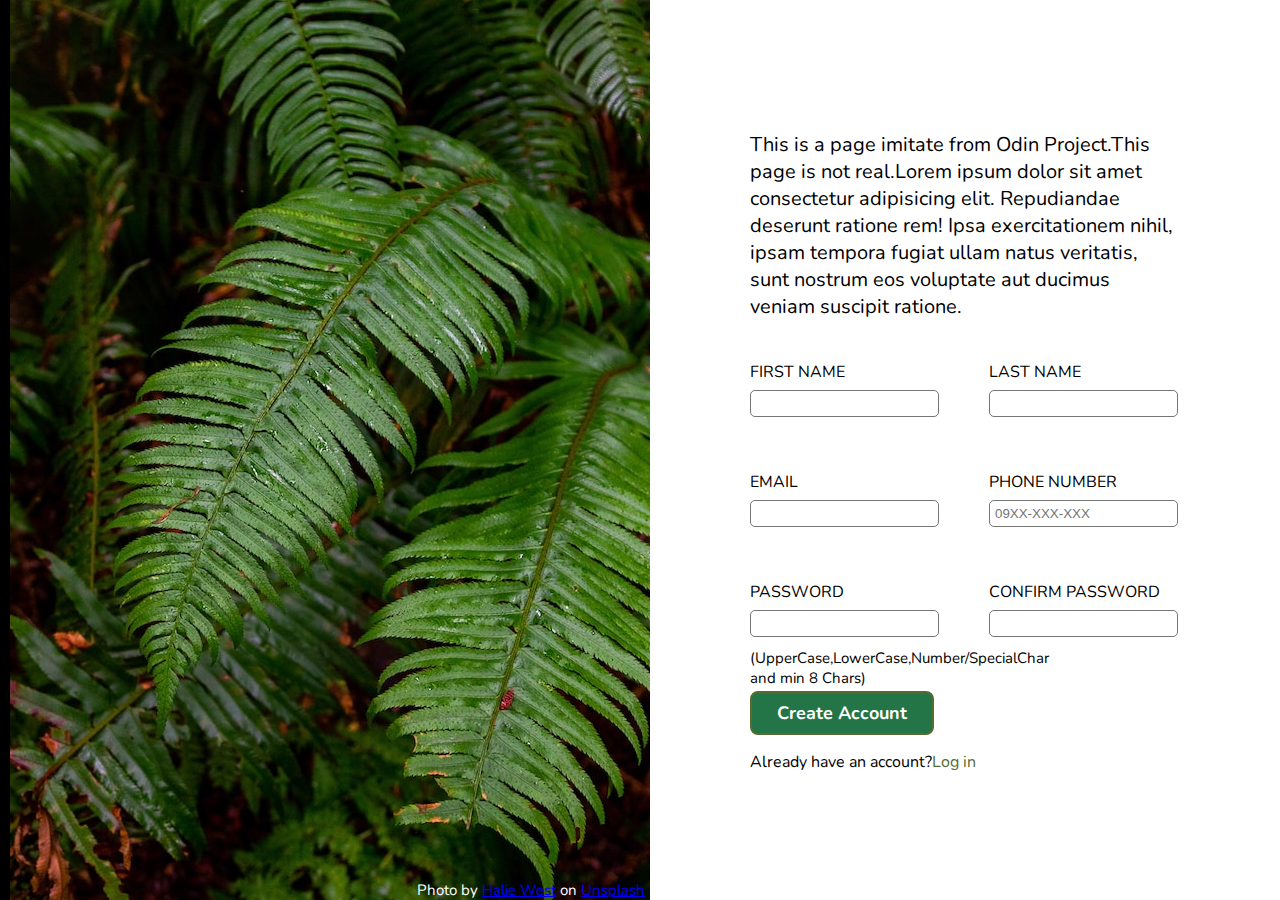
<file: index.html>
<!DOCTYPE html>
<html lang="en">
<head>
    <meta charset="UTF-8">
    <meta http-equiv="X-UA-Compatible" content="IE=edge">
    <meta name="viewport" content="width=device-width, initial-scale=1.0">
    <title>sign-up-form</title>
    <link rel="stylesheet" href="style.css">
    <link rel="preconnect" href="https://fonts.googleapis.com">
<link rel="preconnect" href="https://fonts.gstatic.com" crossorigin>
<link href="https://fonts.googleapis.com/css2?family=Nunito:wght@800&display=swap" rel="stylesheet">

</head>
<body>
    <div class="container">
        <div class="left">1</div>
            <div class="maincontainer">
                <div class="imgcontainer">
                    <div class="image-text">Photo by <a href="https://unsplash.com/@haliewestphoto?utm_source=unsplash&utm_medium=referral&utm_content=creditCopyText">Halie West</a> on <a href="https://unsplash.com/photos/25xggax4bSA?utm_source=unsplash&utm_medium=referral&utm_content=creditCopyText">Unsplash</a></div>
                    <div class="tree"></div>
                </div>
                <div class="formcontainer">
                    <div class="top"><P>This is a page imitate from Odin Project.This page is not real.Lorem ipsum dolor sit amet consectetur adipisicing elit. Repudiandae deserunt ratione rem! Ipsa exercitationem nihil, ipsam tempora fugiat ullam natus veritatis, sunt nostrum eos voluptate aut ducimus veniam suscipit ratione.</P></div>
                    <div class="mid">
                        
                        <form action="#" method="post" id="form"> 
                            
                                <label for="firstName">FIRST NAME</label>
                                <input type="text" name="firstName" id="firstName" autocomplete="off" class="" required>
                                <span></span>

                                <label for="lastName">LAST NAME</label>
                                <input type="text" name="lastName" id="lastName" required autocomplete="off">
                                <span></span>
                            
                           
                                <label for="email">EMAIL</label>
                                <input type="email" name="email" id="email" required autocomplete="off">
                                <span></span>
                                
                                <label for="phoneNumber">PHONE NUMBER</label>
                                <input type="tel" name="phoneNumber" id="phoneNumber" autocomplete="off" required pattern="\d{4}[\-]\d{3}[\-]\d{3}" placeholder="09XX-XXX-XXX">
                                <span></span>
                            
                                <label for="password">PASSWORD</label>
                                <input type="password" name="password" id="password" required pattern="(?=^.{8,}$)((?=.*\d)|(?=.*\W+))(?![.\n])(?=.*[A-Z])(?=.*[a-z]).*$" >
                                <span></span>
                                
                                <label for="confirmPassword">CONFIRM PASSWORD</label>
                                <input type="password" name="confirmPassword" id="confirmPassword" required>
                                <span></span>
                        </form>
                        
                    </div>
                    <div class="bottom">
                        <button type="submit" form="form">Create Account</button>
                        <p>Already have an account?<a href="#">Log in</a></p>
                    </div>
                </div>
            </div>
        <div class="right">2</div>
    </div>


    <script src="script.js"></script>
</body>
</html>
</file>
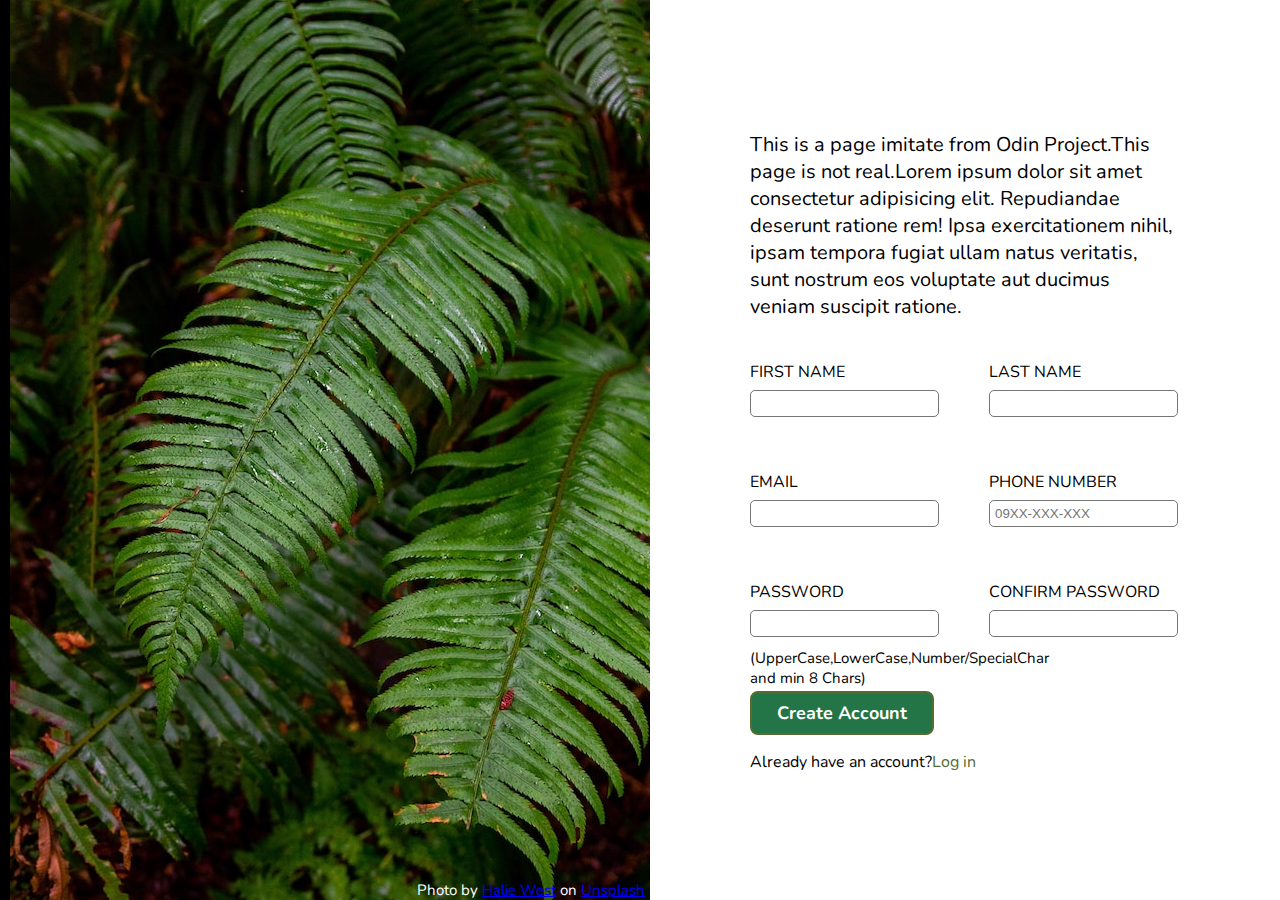
<file: html.html>
<!DOCTYPE html>
<html lang="en">
<head>
    <meta charset="UTF-8">
    <meta http-equiv="X-UA-Compatible" content="IE=edge">
    <meta name="viewport" content="width=device-width, initial-scale=1.0">
    <title>sign-up-form</title>
    <link rel="stylesheet" href="style.css">
    <link rel="preconnect" href="https://fonts.googleapis.com">
<link rel="preconnect" href="https://fonts.gstatic.com" crossorigin>
<link href="https://fonts.googleapis.com/css2?family=Nunito:wght@800&display=swap" rel="stylesheet">

</head>
<body>
    <div class="container">
        <div class="left">1</div>
            <div class="maincontainer">
                <div class="imgcontainer">
                    <div class="image-text">Photo by <a href="https://unsplash.com/@haliewestphoto?utm_source=unsplash&utm_medium=referral&utm_content=creditCopyText">Halie West</a> on <a href="https://unsplash.com/photos/25xggax4bSA?utm_source=unsplash&utm_medium=referral&utm_content=creditCopyText">Unsplash</a></div>
                    <div class="tree"></div>
                </div>
                <div class="formcontainer">
                    <div class="top"><P>This is a page imitate from Odin Project.This page is not real.Lorem ipsum dolor sit amet consectetur adipisicing elit. Repudiandae deserunt ratione rem! Ipsa exercitationem nihil, ipsam tempora fugiat ullam natus veritatis, sunt nostrum eos voluptate aut ducimus veniam suscipit ratione.</P></div>
                    <div class="mid">
                        
                        <form action="#" method="post" id="form"> 
                            
                                <label for="firstName">FIRST NAME</label>
                                <input type="text" name="firstName" id="firstName" autocomplete="off" class="" required>
                                <span></span>

                                <label for="lastName">LAST NAME</label>
                                <input type="text" name="lastName" id="lastName" required autocomplete="off">
                                <span></span>
                            
                           
                                <label for="email">EMAIL</label>
                                <input type="email" name="email" id="email" required autocomplete="off">
                                <span></span>
                                
                                <label for="phoneNumber">PHONE NUMBER</label>
                                <input type="tel" name="phoneNumber" id="phoneNumber" autocomplete="off" required pattern="\d{4}[\-]\d{3}[\-]\d{3}" placeholder="09XX-XXX-XXX">
                                <span></span>
                            
                                <label for="password">PASSWORD</label>
                                <input type="password" name="password" id="password" required pattern="(?=^.{8,}$)((?=.*\d)|(?=.*\W+))(?![.\n])(?=.*[A-Z])(?=.*[a-z]).*$" >
                                <span></span>
                                
                                <label for="confirmPassword">CONFIRM PASSWORD</label>
                                <input type="password" name="confirmPassword" id="confirmPassword" required>
                                <span></span>
                        </form>
                        
                    </div>
                    <div class="bottom">
                        <button type="submit" form="form">Create Account</button>
                        <p>Already have an account?<a href="#">Log in</a></p>
                    </div>
                </div>
            </div>
        <div class="right">2</div>
    </div>


    <script src="script.js"></script>
</body>
</html>
</file>
<file: style.css>
body {
    height: 100%;
    overflow-y: hidden;
    border: 0;
    margin: 0;
    box-sizing: border-box;
    font-family: 'Nunito', sans-serif;
}

input {
    border-radius: 5px; 
    border-width: 1px; 
    box-shadow: none;
    outline-style: none;  
    border-style:solid;    
    padding: 5px;
}

input:hover {
}

input:focus {
    border-color: rgb(42, 104, 165); 
    border-width: 1px; 
}

input.validate:invalid {
    border-color: red ;
    border-width: 1px;
}

input:valid {
    border-color: green;
    border-width: 1px;
}

input[id='password'] + span {
    position: relative;
}

input[id='password'] + span::before {
    position: absolute;
    content: '(UpperCase,LowerCase,Number/SpecialChar and min 8 Chars)';
    top: 150px;
    left: ;
    font-size: 15px;
}





.container {
    display: flex;
    flex-direction: row;


}
.left{
    width: 30vw;
    background-color: black;
}
.maincontainer {
    display: flex;
    flex-direction: row;
    flex: 1 1 auto;
    justify-content: space-between;
}

.imgcontainer {
    position: relative;

}


.image-text {
    position: absolute;
    font-size: 15px;
    color: white;
    bottom: 0px;
    right: 5px;
}
.image-text a:visited {
    color: white;
}

.tree {
    background-image: url('halie-west-25xggax4bSA-unsplash.jpg');
    height: 90vh;
    background-size: cover;
    background-position: center;
    width: auto;
    min-height: 100vh;
    min-width: 640px;
}

.right {
    width: 30vw;
    background-color: black;
}

.formcontainer {
    display: flex;
    margin-right: 350px;
    flex-flow: column;
    justify-content: center;
    margin-left: 100px;
}

form {
    display: grid;
    grid-template-rows: repeat(3,1fr 2px 1fr 2fr);
    grid-template-columns: repeat(2,1fr);
    column-gap: 50px;
    /*bcz hard to change rows gap.so add 1row to manage it.*/
    grid-template-areas:  
    "firstName lastName"        
    ". ."
    "firstNameinput lastNameinput"
    ". ."
    "email phoneNumber"
    ". ."
    "emailinput phoneNumberinput"
    ". ."
    "password confirmPassword"
    ". ."
    "passwordinput confirmPasswordinput"
    ". ."
    ;
}
input[id="firstName"]{
    grid-area: firstNameinput;
}
input[id="lastName"]{
    grid-area: lastNameinput;            
}
input[id="email"]{
    grid-area: emailinput;
}
input[id="phoneNumber"]{
    grid-area: phoneNumberinput;
}
input[id="password"] {
    grid-area: passwordinput;
}
input[id="confirmPassword"]{
    grid-area: confirmPasswordinput;
}
label[for="firstName"] {
    grid-area: firstName;
}
label[for="lastName"] { 
    grid-area: lastName;    
}label[for="email"] {
    grid-area: email;
}label[for="phoneNumber"] {
    grid-area: phoneNumber;
}label[for="password"] {
    grid-area: password;
}label[for="confirmPassword"] {
    grid-area: confirmPassword;
}

.top {
    height: 250px;
    font-size: 20px;
}

button {
    padding: 8px 25px;
    border-radius: 8px;
    outline-style: none;  
    border-style:solid; 
    border-color: darkolivegreen;
    background-color: rgb(35, 117, 71) ;
    color: white;  
    font-weight: bolder;
    font-size: 18px;
    font-family: 'Nunito', sans-serif;
    cursor: pointer;
}

button:hover {
    background-color: rgb(7, 30, 14);
}

.bottom a {
    color: darkolivegreen;
    text-decoration: none;
}
</file>
